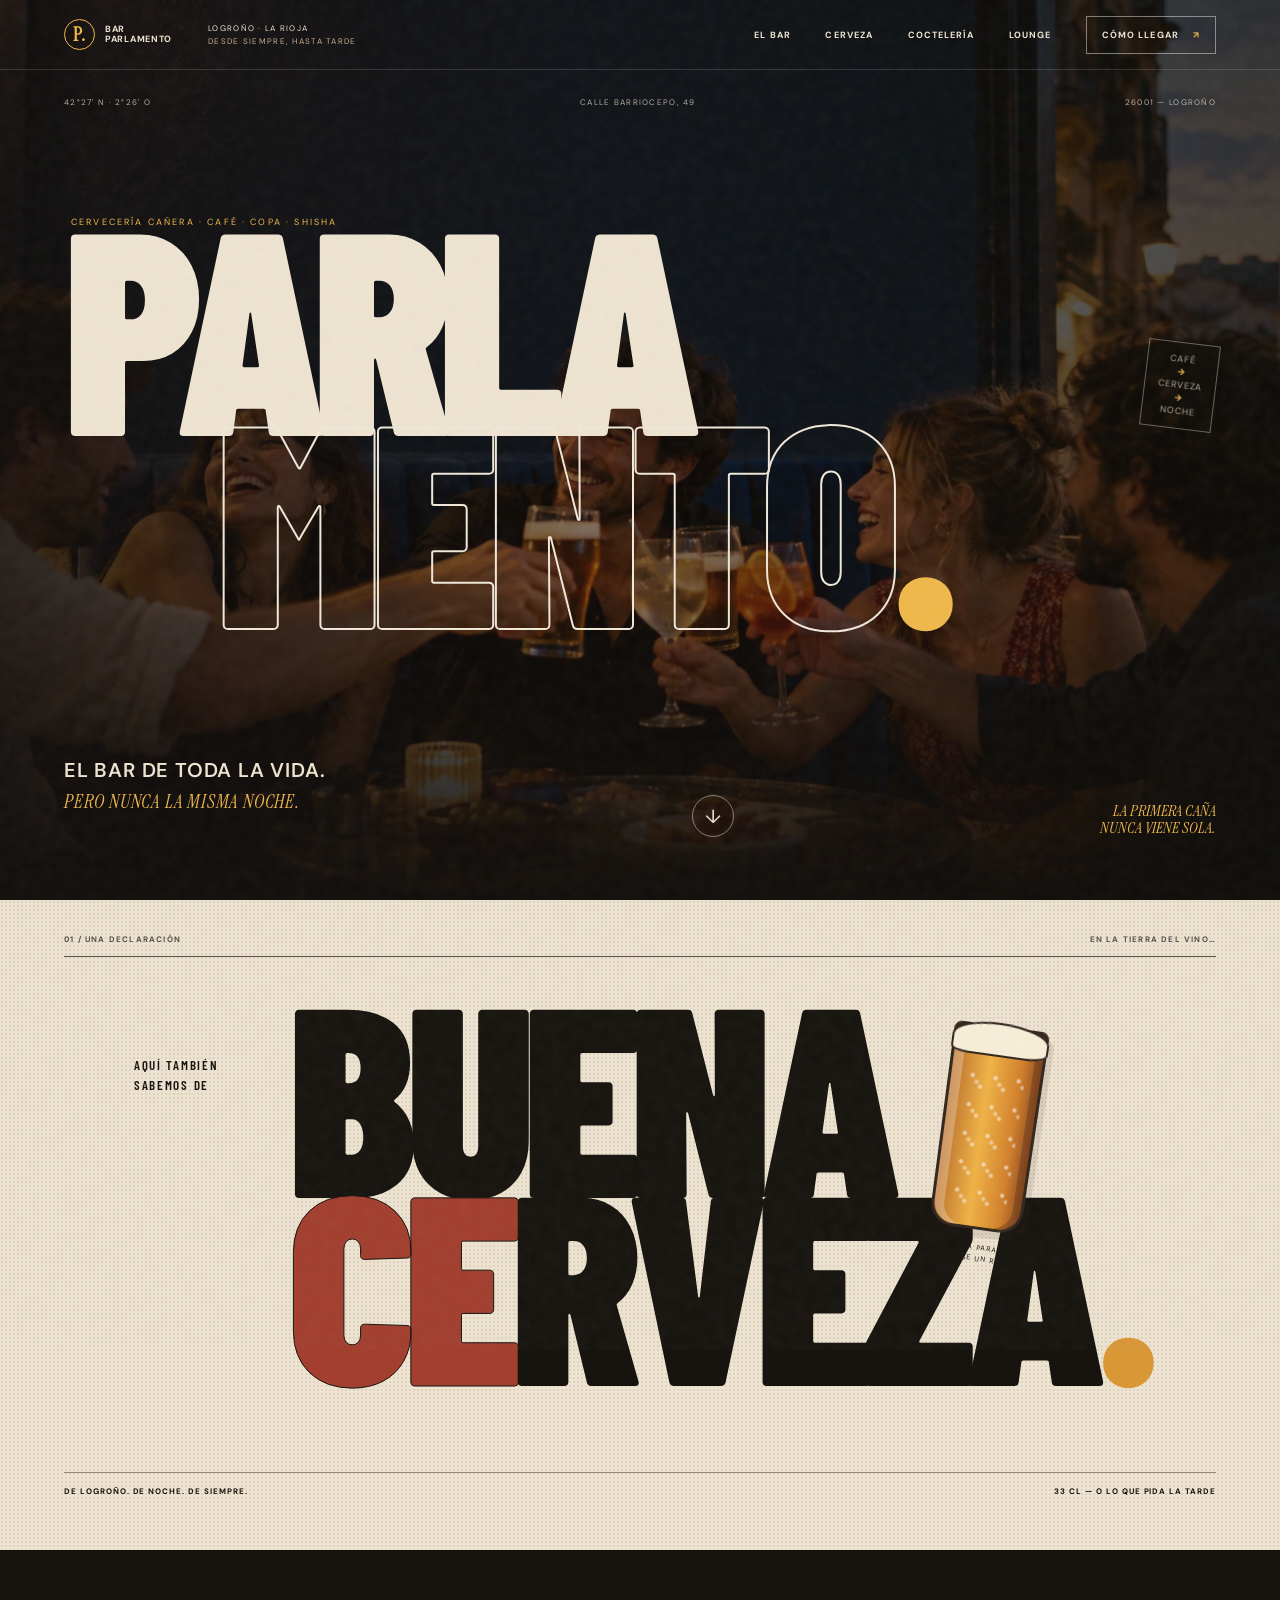
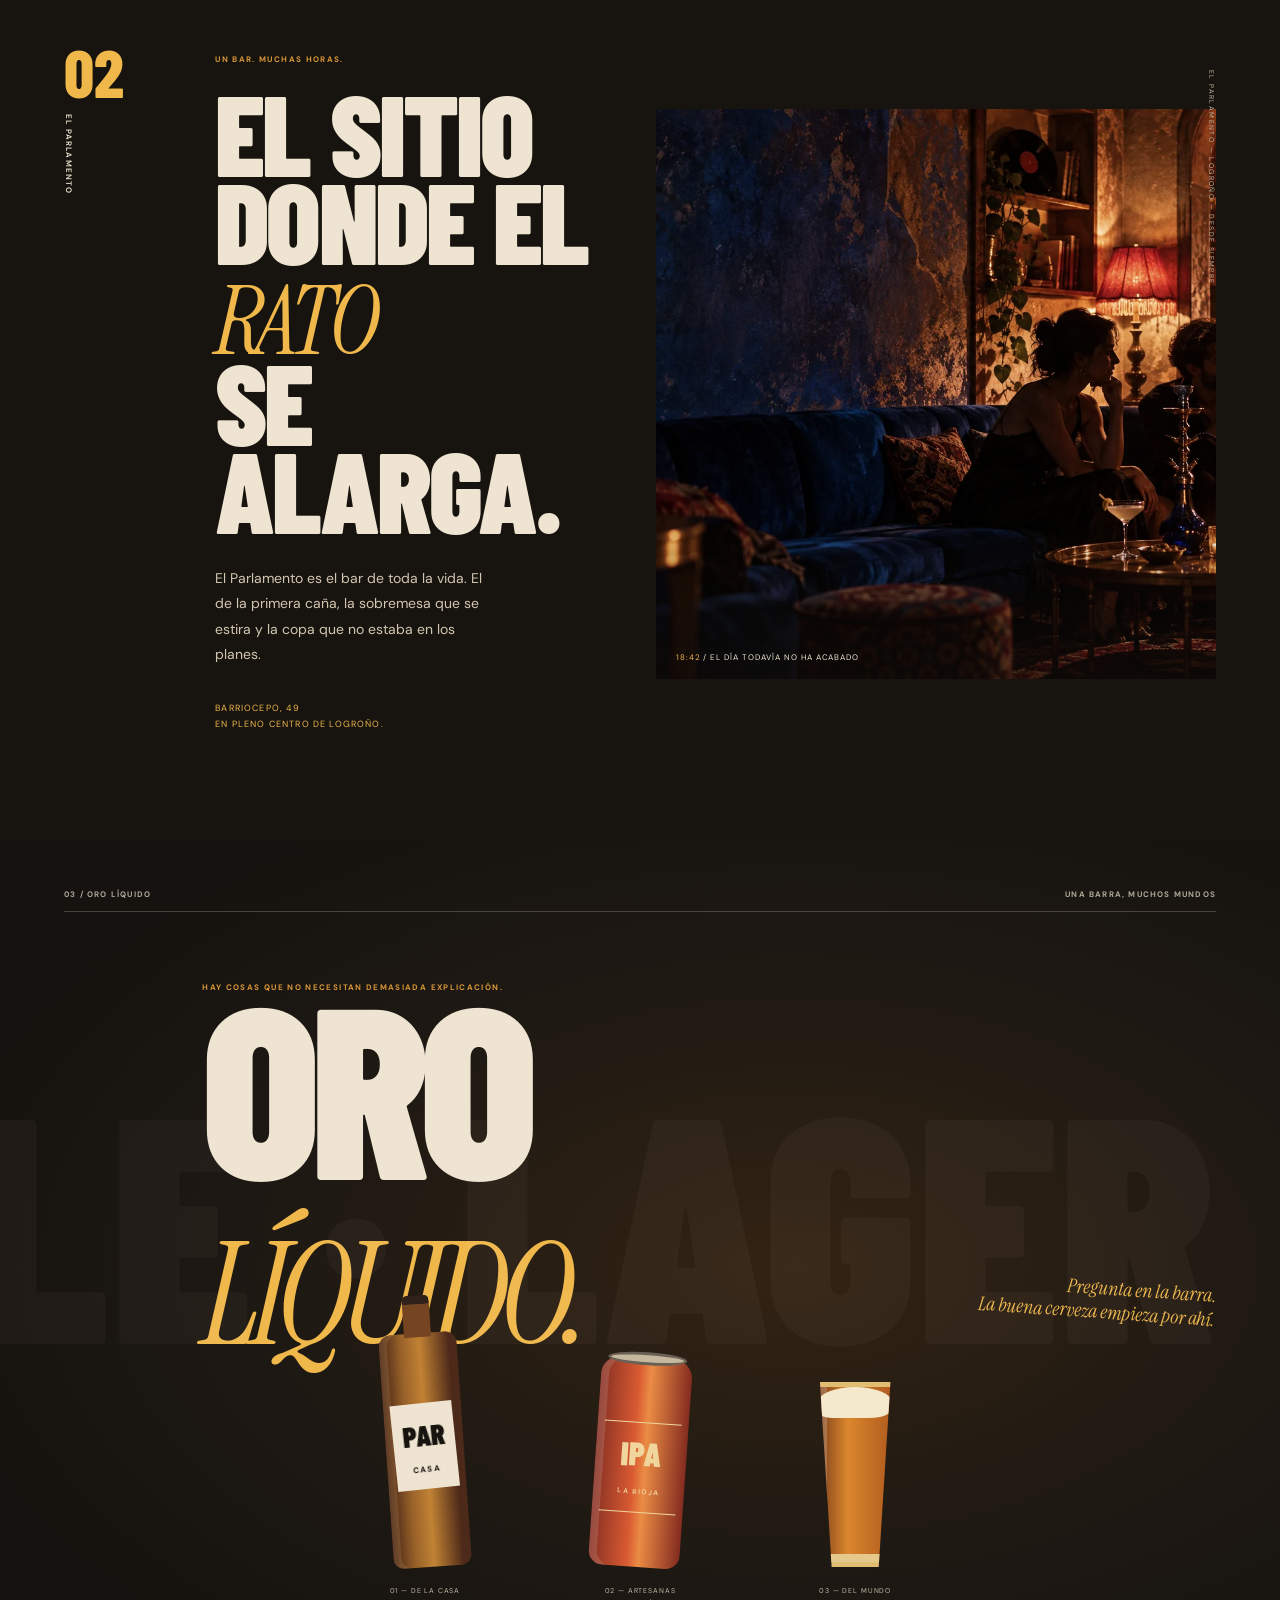
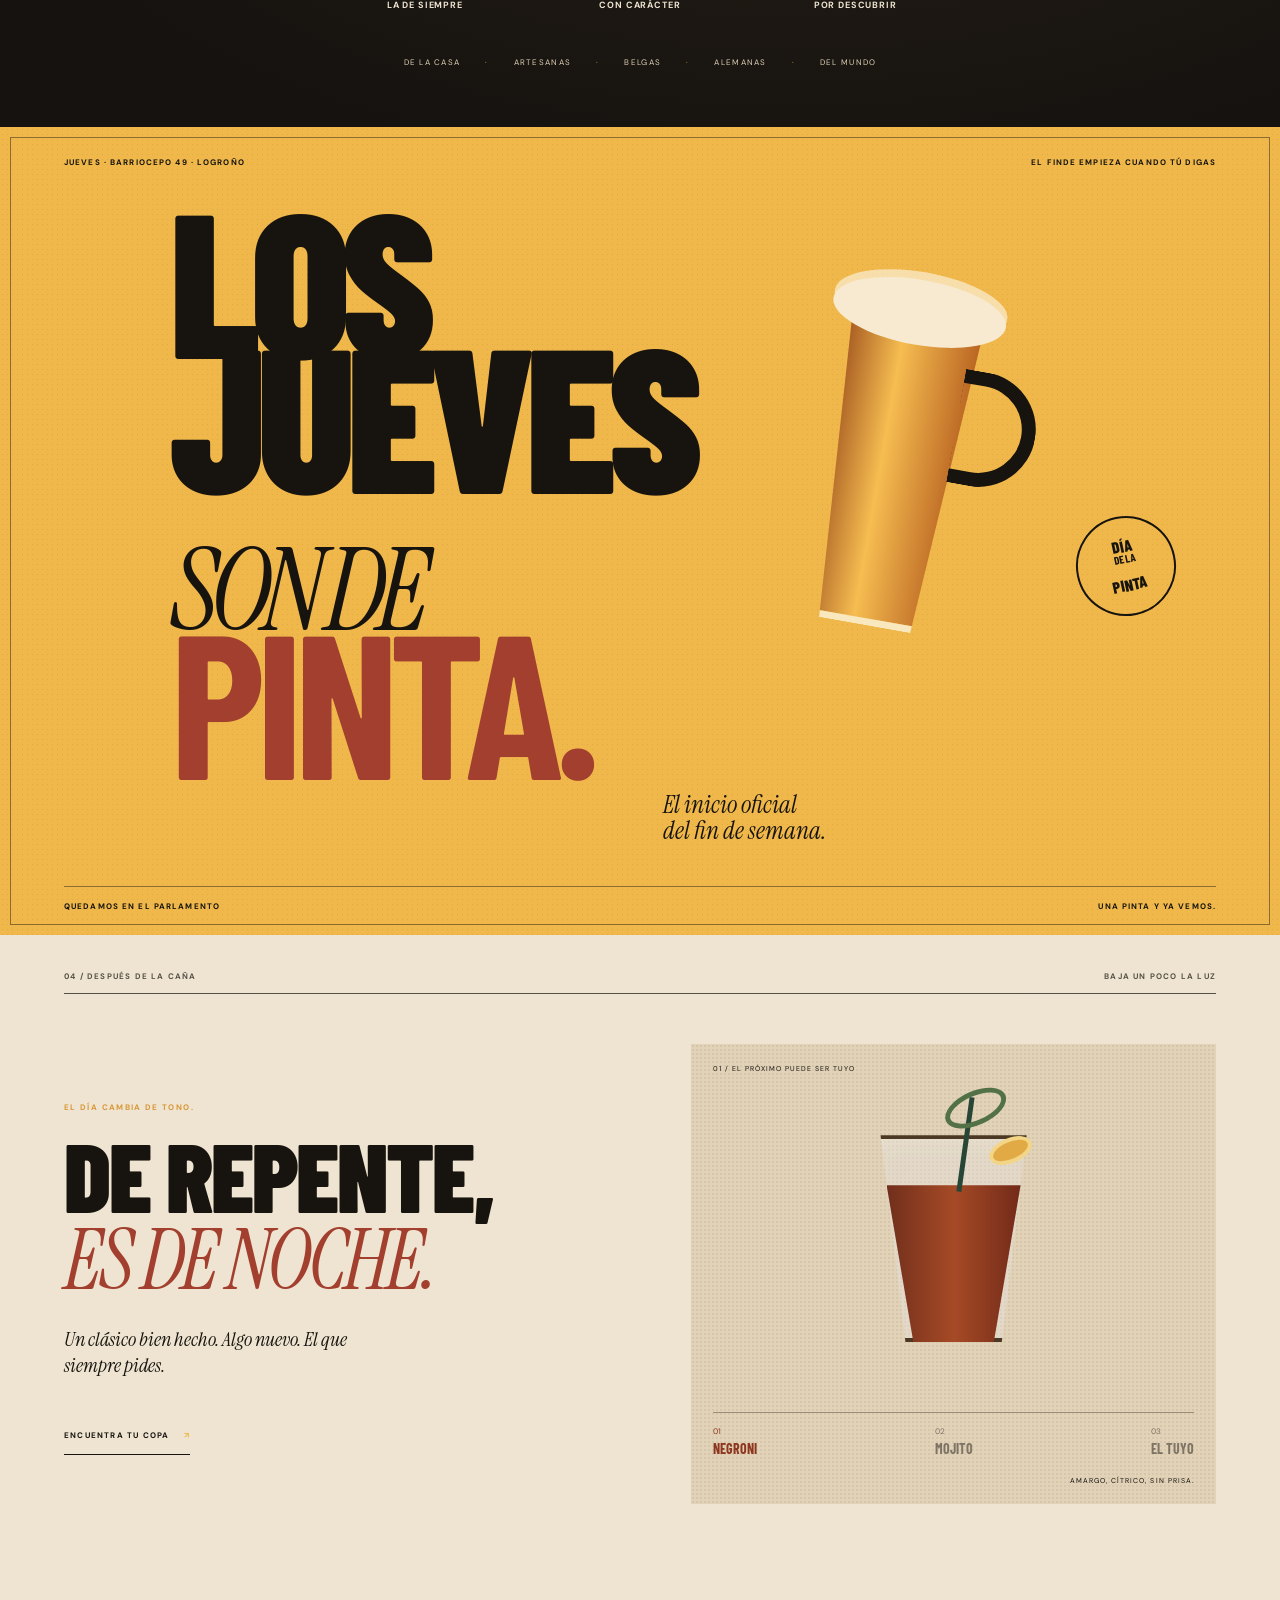
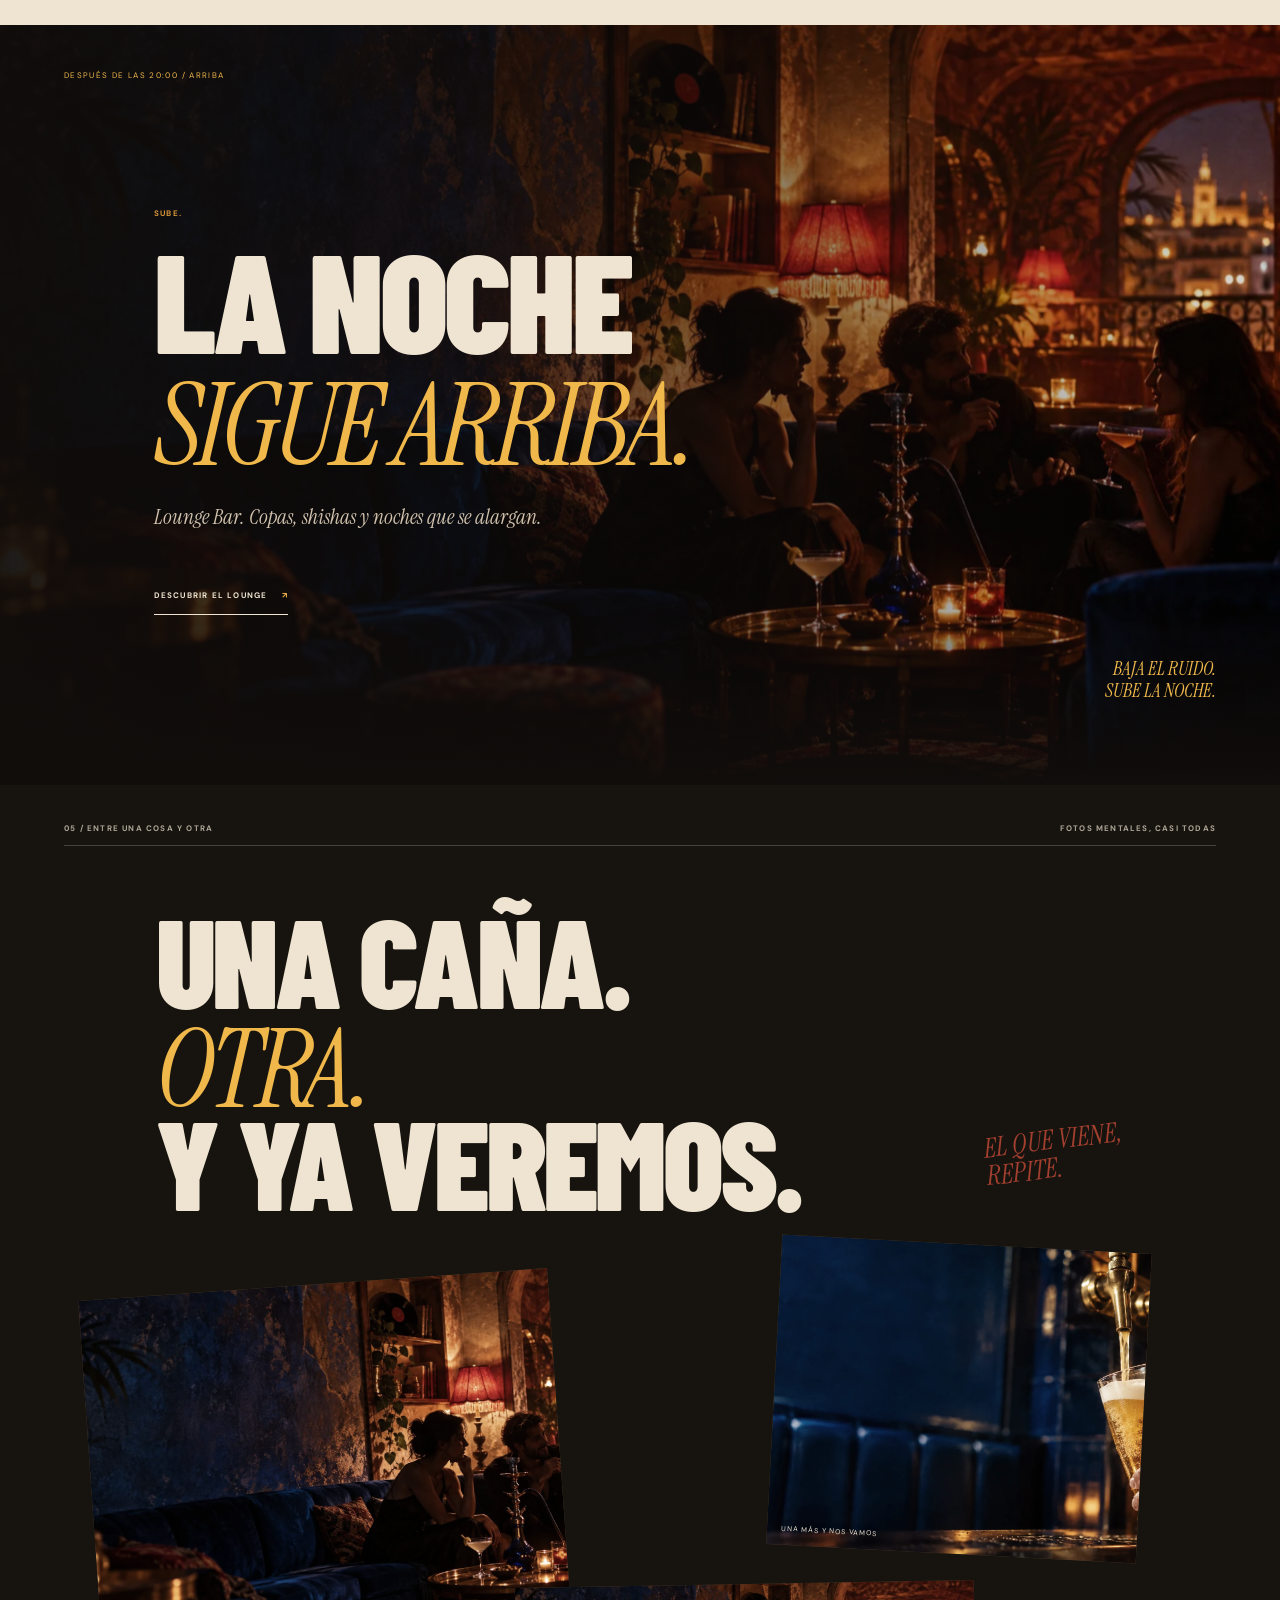
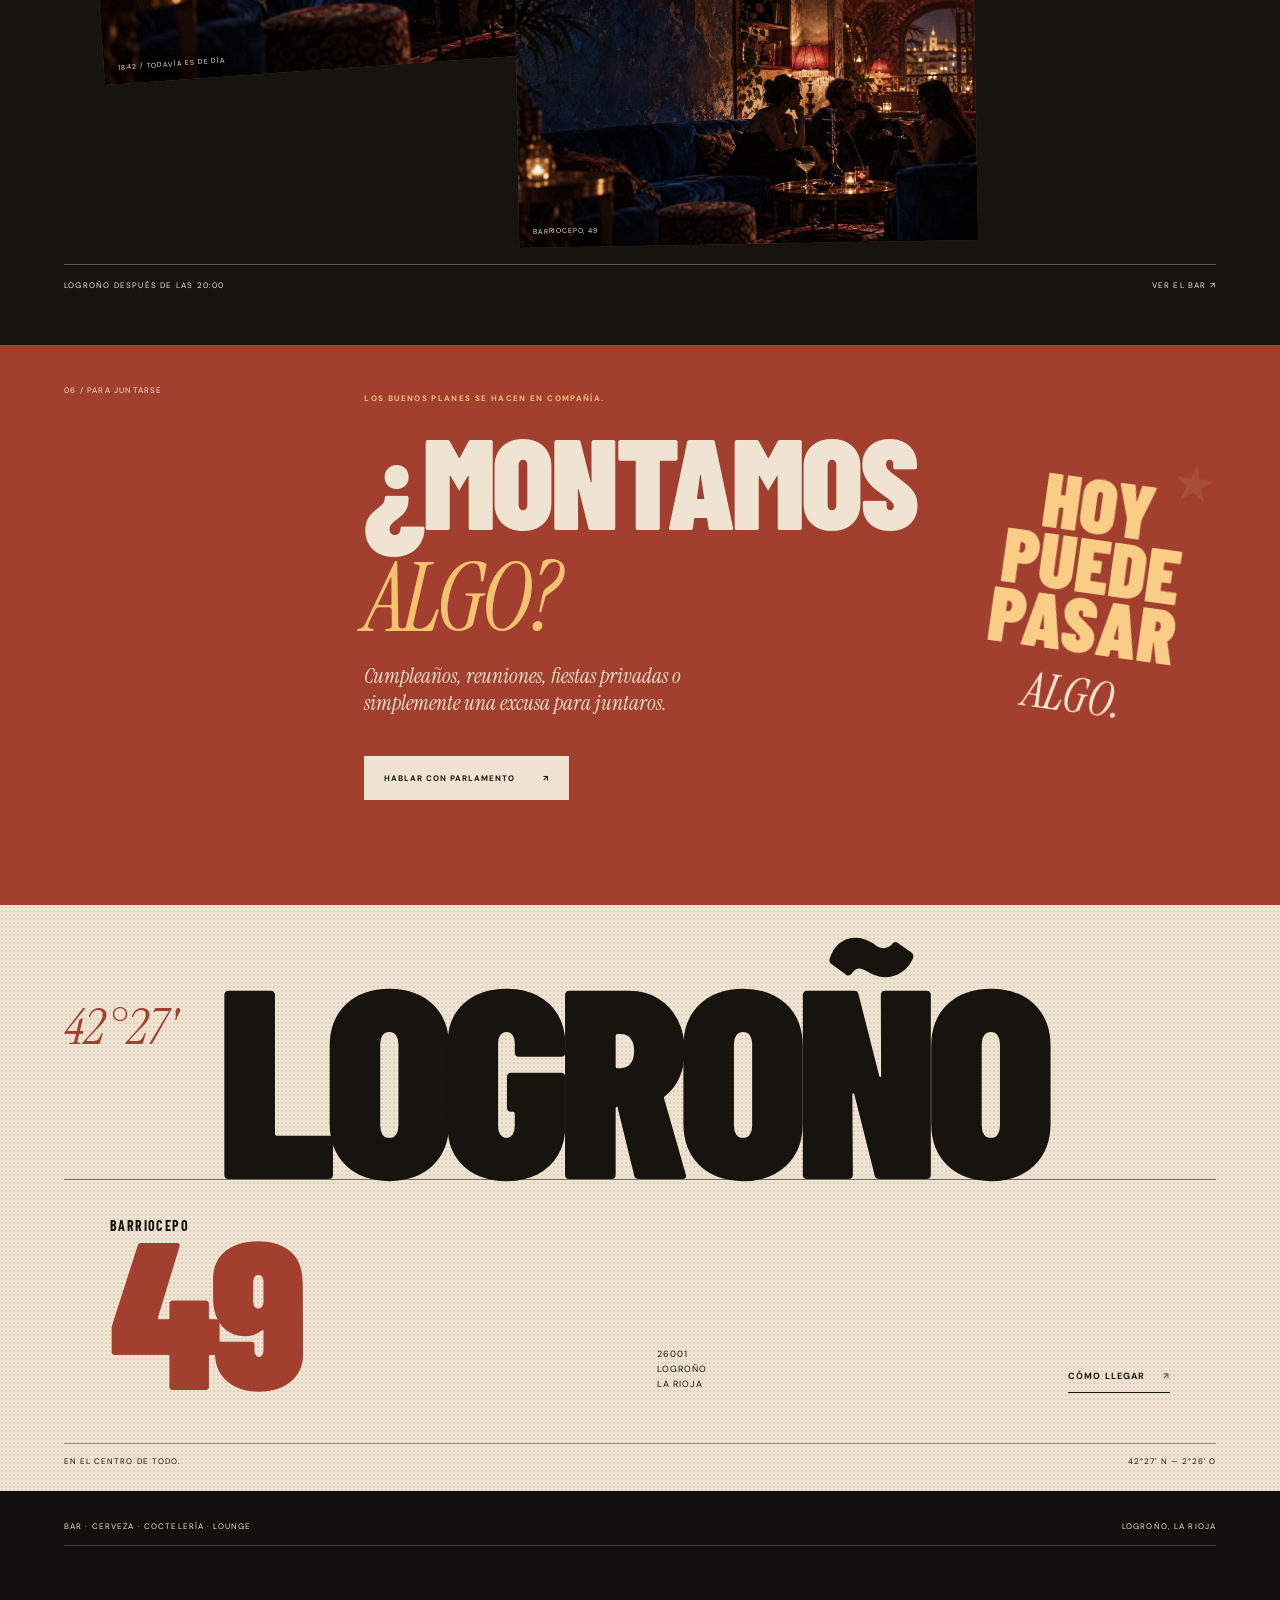
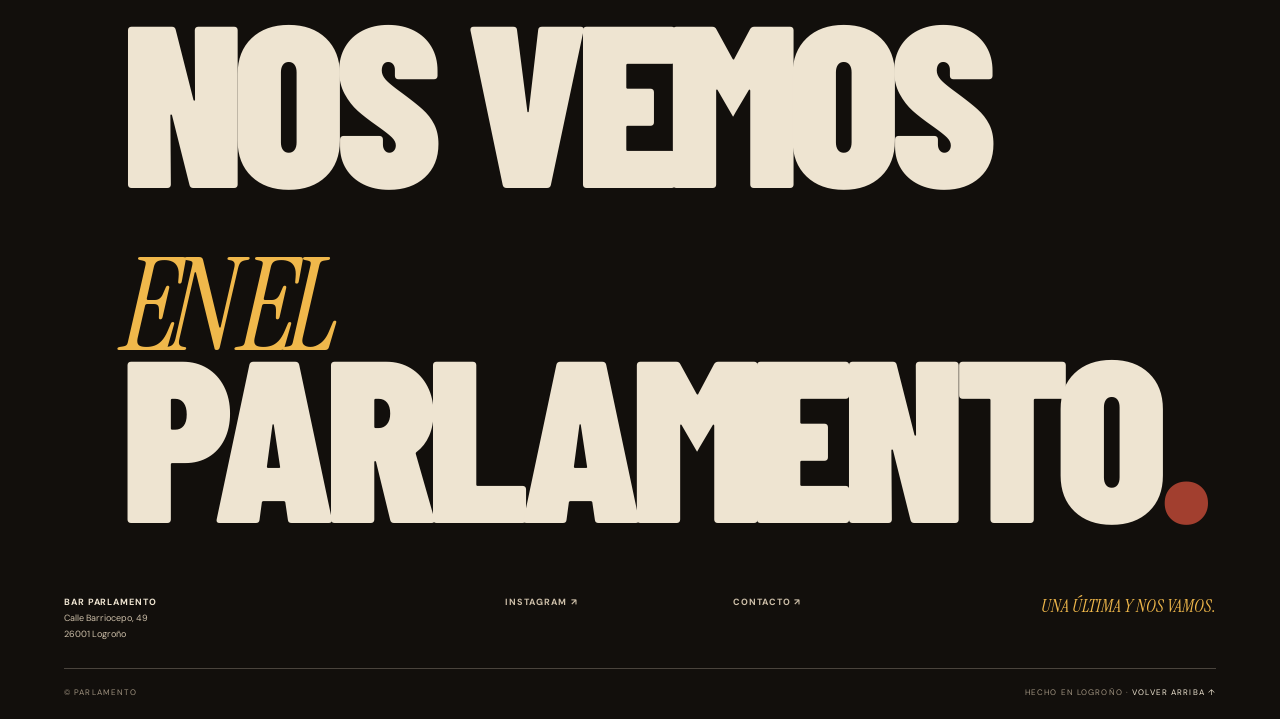
<file: index.html>
<!doctype html>
<html lang="es">
<head>
  <meta charset="UTF-8" />
  <meta name="viewport" content="width=device-width, initial-scale=1" />
  <meta name="theme-color" content="#16130f" />
  <meta name="description" content="Bar Parlamento. Cervecería cañera, de rock & roll, café, copa y shisha. Barriocepo 49, Logroño." />
  <meta property="og:title" content="Bar Parlamento — Logroño" />
  <meta property="og:description" content="El bar de toda la vida. Pero nunca la misma noche." />
  <meta property="og:type" content="website" />
  <meta property="og:image" content="assets/tiradores.webp" />
  <title>Bar Parlamento — Logroño · Café, cerveza y noche</title>
  <link rel="preconnect" href="https://fonts.googleapis.com" />
  <link rel="preconnect" href="https://fonts.gstatic.com" crossorigin />
  <link href="https://fonts.googleapis.com/css2?family=Barlow+Condensed:wght@500;600;700;800;900&family=DM+Sans:wght@400;500;600;700&family=Instrument+Serif:ital@0;1&display=swap" rel="stylesheet" />
  <link rel="stylesheet" href="styles.css" />
</head>
<body>
  <div class="grain" aria-hidden="true"></div>
  <header class="topbar">
    <a class="wordmark" href="#inicio" aria-label="Parlamento, inicio"><span class="mark">P.</span><span>BAR<br />PARLAMENTO</span></a>
    <div class="top-meta">LOGROÑO · LA RIOJA<br /><span>DESDE SIEMPRE, HASTA TARDE</span></div>
    <button class="menu-toggle" aria-expanded="false" aria-controls="main-nav"><span></span><span></span><b>MENÚ</b></button>
    <nav id="main-nav" class="nav" aria-label="Navegación principal">
      <a href="#bar">EL BAR</a><a href="#cerveza">CERVEZA</a><a href="#cocteleria">COCTELERÍA</a><a href="#lounge">LOUNGE</a><a class="nav-cta" href="#llegar">CÓMO LLEGAR <span>↗</span></a>
    </nav>
  </header>

  <main>
    <section class="hero" id="inicio" aria-labelledby="hero-title">
      <img class="hero-photo" src="assets/plaza-azul.webp" alt="Una caña recién servida en la barra cálida del Parlamento" fetchpriority="high" />
      <div class="hero-shade"></div>
      <div class="beer-pour" aria-hidden="true"><svg viewBox="0 0 100 760" preserveAspectRatio="none"><path class="pour-shadow" pathLength="1" d="M52 0 C54 82 45 142 53 217 C61 292 42 353 51 431 C57 501 46 553 51 635"/><path class="pour-highlight" pathLength="1" d="M52 0 C54 82 45 142 53 217 C61 292 42 353 51 431 C57 501 46 553 51 635"/><path class="pour-splash" pathLength="1" d="M51 627 C37 634 28 646 19 659 M51 627 C62 634 73 645 84 657 M51 627 C49 640 50 650 49 666"/></svg></div>
      <div class="hero-topline"><span>42°27' N · 2°26' O</span><span>CALLE BARRIOCEPO, 49</span><span>26001 — LOGROÑO</span></div>
      <p class="hero-kicker">CERVECERÍA CAÑERA · CAFÉ · COPA · SHISHA</p>
      <h1 id="hero-title" class="hero-title"><span>PARLA</span><span class="hero-second">MENTO<span class="hero-period">.</span></span></h1>
      <div class="hero-bottom"><p>EL BAR DE TODA LA VIDA.<br /><em>PERO NUNCA LA MISMA NOCHE.</em></p><a class="round-link" href="#bar" aria-label="Bajar al contenido">↓</a><span class="hero-side">LA PRIMERA CAÑA<br />NUNCA VIENE SOLA.</span></div>
      <div class="hero-stamp" aria-hidden="true">CAFÉ<br /><b>→</b><br />CERVEZA<br /><b>→</b><br />NOCHE</div>
    </section>

    <section class="manifesto paper-section" id="bar">
      <div class="section-label"><span>01 / UNA DECLARACIÓN</span><span>EN LA TIERRA DEL VINO…</span></div>
      <div class="manifesto-content"><p class="manifesto-small">AQUÍ TAMBIÉN<br />SABEMOS DE</p><h2>BUENA<br /><i>CE</i>RVEZA<span>.</span></h2><figure class="beer-cutout"><div class="pint"><div class="foam"></div><div class="bubbles"></div></div><figcaption>HECHA PARA<br />QUEDARSE UN RATO.</figcaption></figure></div>
      <div class="manifesto-foot"><span>DE LOGROÑO. DE NOCHE. DE SIEMPRE.</span><span>33 CL — O LO QUE PIDA LA TARDE</span></div>
    </section>

    <section class="story dark-section">
      <div class="story-index">02<br /><span>EL PARLAMENTO</span></div>
      <div class="story-copy"><p class="eyebrow">UN BAR. MUCHAS HORAS.</p><h2>EL SITIO<br />DONDE EL<br /><i>RATO</i><br />SE ALARGA.</h2><p class="story-text">El Parlamento es el bar de toda la vida. El de la primera caña, la sobremesa que se estira y la copa que no estaba en los planes.</p><p class="address-note">BARRIOCEPO, 49<br />EN PLENO CENTRO DE LOGROÑO.</p></div>
      <figure class="story-photo"><img src="assets/lounge-azul.webp" alt="Luz de tarde y conversaciones alrededor de una cerveza" loading="lazy" /><figcaption><span>18:42</span> / EL DÍA TODAVÍA NO HA ACABADO</figcaption></figure>
      <span class="story-vertical">EL PARLAMENTO — LOGROÑO — DESDE SIEMPRE</span>
    </section>

    <section class="beer-section dark-section" id="cerveza">
      <div class="section-label light-label"><span>03 / ORO LÍQUIDO</span><span>UNA BARRA, MUCHOS MUNDOS</span></div>
      <div class="beer-heading"><p class="eyebrow">HAY COSAS QUE NO NECESITAN DEMASIADA EXPLICACIÓN.</p><h2>ORO<br /><i>LÍQUIDO.</i></h2><span class="beer-bg-type">IPA · ALE · LAGER</span></div>
      <div class="beer-lineup" aria-label="Selección de cervezas"><article class="beer-object beer-one"><div class="bottle"><div class="bottle-neck"></div><div class="bottle-label">PAR<br /><small>CASA</small></div></div><p>01 — DE LA CASA<br /><b>LA DE SIEMPRE</b></p></article><article class="beer-object beer-two"><div class="can"><div class="can-top"></div><div class="can-label">IPA<br /><small>LA RIOJA</small></div></div><p>02 — ARTESANAS<br /><b>CON CARÁCTER</b></p></article><article class="beer-object beer-three"><div class="glass"><div class="glass-head"></div><div class="glass-ale"></div><div class="glass-foot"></div></div><p>03 — DEL MUNDO<br /><b>POR DESCUBRIR</b></p></article></div>
      <div class="beer-categories"><span>DE LA CASA</span><span>ARTESANAS</span><span>BELGAS</span><span>ALEMANAS</span><span>DEL MUNDO</span></div>
      <p class="beer-note">Pregunta en la barra.<br />La buena cerveza empieza por ahí.</p>
    </section>

    <section class="pinta-section">
      <div class="pinta-top"><span>JUEVES · BARRIOCEPO 49 · LOGROÑO</span><span>EL FINDE EMPIEZA CUANDO TÚ DIGAS</span></div>
      <div class="pinta-title"><h2>LOS<br />JUEVES<br /><em>SON DE</em><br /><strong>PINTA.</strong></h2><div class="poster-glass" aria-hidden="true"><div class="poster-foam"></div><div class="poster-beer"></div><div class="poster-handle"></div></div><div class="pinta-seal">DÍA<br /><b>DE LA</b><br />PINTA</div></div>
      <p class="pinta-sub">El inicio oficial<br />del fin de semana.</p><div class="pinta-bottom"><span>QUEDAMOS EN EL PARLAMENTO</span><span>UNA PINTA Y YA VEMOS.</span></div>
    </section>

    <section class="cocktail-section" id="cocteleria">
      <div class="section-label"><span>04 / DESPUÉS DE LA CAÑA</span><span>BAJA UN POCO LA LUZ</span></div>
      <div class="cocktail-layout"><div class="cocktail-copy"><p class="eyebrow">EL DÍA CAMBIA DE TONO.</p><h2>DE REPENTE,<br /><i>ES DE NOCHE.</i></h2><p>Un clásico bien hecho. Algo nuevo. El que siempre pides.</p><a class="text-link" href="#contacto">ENCUENTRA TU COPA <span>↗</span></a></div><div class="cocktail-stage"><div class="drink"><span class="drink-pick"></span><span class="drink-glass"></span><span class="drink-liquid"></span><span class="drink-citrus"></span></div><span class="cocktail-caption">01 / EL PRÓXIMO PUEDE SER TUYO</span><div class="cocktail-controls"><button class="drink-choice active" data-drink="NEGRONI" data-note="AMARGO, CÍTRICO, SIN PRISA.">01 <span>NEGRONI</span></button><button class="drink-choice" data-drink="MOJITO" data-note="FRESCO. Y QUE SIGA LA NOCHE.">02 <span>MOJITO</span></button><button class="drink-choice" data-drink="TU CLÁSICO" data-note="PREGUNTA EN LA BARRA.">03 <span>EL TUYO</span></button></div><p class="drink-note">AMARGO, CÍTRICO, SIN PRISA.</p></div></div>
    </section>

    <section class="lounge-section" id="lounge">
      <img src="assets/lounge-azul.webp" alt="La barra se enciende cuando llega la noche" loading="lazy" />
      <div class="lounge-overlay"></div><div class="lounge-kicker">DESPUÉS DE LAS 20:00 / ARRIBA</div><div class="lounge-copy"><p class="eyebrow">SUBE.</p><h2>LA NOCHE<br /><i>SIGUE ARRIBA.</i></h2><p>Lounge Bar. Copas, shishas y noches que se alargan.</p><a href="#contacto" class="text-link">DESCUBRIR EL LOUNGE <span>↗</span></a></div><div class="lounge-side">BAJA EL RUIDO.<br />SUBE LA NOCHE.</div>
    </section>

    <section class="gallery-section dark-section">
      <div class="section-label light-label"><span>05 / ENTRE UNA COSA Y OTRA</span><span>FOTOS MENTALES, CASI TODAS</span></div><div class="gallery-heading"><h2>UNA CAÑA.<br /><i>OTRA.</i><br />Y YA VEREMOS.</h2><p>EL QUE VIENE,<br />REPITE.</p></div>
      <div class="gallery-wall"><figure class="gallery-shot shot-a"><img src="assets/lounge-azul.webp" alt="La barra del Parlamento al caer la tarde" loading="lazy" /><figcaption>18:42 / TODAVÍA ES DE DÍA</figcaption></figure><figure class="gallery-shot shot-b"><img src="assets/tiradores.webp" alt="Cerveza servida en un ambiente cálido" loading="lazy" /><figcaption>UNA MÁS Y NOS VAMOS</figcaption></figure><figure class="gallery-shot shot-c"><img src="assets/lounge-azul.webp" alt="Amigos y conversaciones en la cervecería" loading="lazy" /><figcaption>BARRIOCEPO, 49</figcaption></figure></div>
      <div class="gallery-footer"><span>LOGROÑO DESPUÉS DE LAS 20:00</span><span>VER EL BAR ↗</span></div>
    </section>

    <section class="events-section" id="contacto">
      <div class="events-index">06 / PARA JUNTARSE</div><div class="events-copy"><p class="eyebrow">LOS BUENOS PLANES SE HACEN EN COMPAÑÍA.</p><h2>¿MONTAMOS<br /><i>ALGO?</i></h2><p>Cumpleaños, reuniones, fiestas privadas o simplemente una excusa para juntaros.</p><a class="button-link" href="mailto:hola@barparlamento.com?subject=Un%20plan%20en%20Parlamento">HABLAR CON PARLAMENTO <span>↗</span></a></div><div class="events-art" aria-hidden="true"><span>HOY<br />PUEDE<br />PASAR<br /><i>ALGO.</i></span><b>★</b></div>
    </section>

    <section class="location-section" id="llegar"><div class="location-title"><span>42°27'</span><h2>LOGROÑO</h2></div><div class="location-address"><p>BARRIOCEPO<br /><b>49</b></p><span>26001<br />LOGROÑO<br />LA RIOJA</span><a href="https://maps.google.com/?q=Bar+Parlamento+Logro%C3%B1o" target="_blank" rel="noreferrer">CÓMO LLEGAR <b>↗</b></a></div><div class="location-bottom"><span>EN EL CENTRO DE TODO.</span><span>42°27' N — 2°26' O</span></div></section>
  </main>

  <footer class="footer"><div class="footer-top"><span>BAR · CERVEZA · COCTELERÍA · LOUNGE</span><span>LOGROÑO, LA RIOJA</span></div><h2>NOS VEMOS<br /><i>EN EL</i><br />PARLAMENTO<span>.</span></h2><div class="footer-info"><div><b>BAR PARLAMENTO</b><br />Calle Barriocepo, 49<br />26001 Logroño</div><a href="https://www.instagram.com/" target="_blank" rel="noreferrer">INSTAGRAM ↗</a><a href="mailto:hola@barparlamento.com">CONTACTO ↗</a><div class="footer-signoff">UNA ÚLTIMA Y NOS VAMOS.</div></div><div class="footer-base"><span>© PARLAMENTO</span><span>HECHO EN LOGROÑO · <a href="#inicio">VOLVER ARRIBA ↑</a></span></div></footer>
  <script src="script.js"></script>
</body>
</html>
</file>
<file: styles.css>
:root{--ink:#17140f;--ink2:#211b15;--paper:#eee4d1;--paper2:#e4d6bd;--amber:#d99736;--gold:#f0b84b;--red:#a23f2f;--muted:#a89c89;--display:'Barlow Condensed',Impact,sans-serif;--body:'DM Sans',Arial,sans-serif;--serif:'Instrument Serif',Georgia,serif;--gutter:clamp(22px,5vw,84px)}
*{box-sizing:border-box}html{scroll-behavior:smooth;scroll-padding-top:74px}body{margin:0;background:var(--ink);color:var(--paper);font-family:var(--body);font-size:14px;overflow-x:hidden}a{color:inherit;text-decoration:none}button{font:inherit;color:inherit}.grain{pointer-events:none;position:fixed;inset:-50%;z-index:20;opacity:.085;background-image:url("data:image/svg+xml,%3Csvg viewBox='0 0 180 180' xmlns='http://www.w3.org/2000/svg'%3E%3Cfilter id='n'%3E%3CfeTurbulence type='fractalNoise' baseFrequency='.86' numOctaves='3' stitchTiles='stitch'/%3E%3C/filter%3E%3Crect width='100%25' height='100%25' filter='url(%23n)' opacity='.5'/%3E%3C/svg%3E");animation:grain .25s steps(2) infinite}@keyframes grain{0%{transform:translate(0,0)}50%{transform:translate(1%,1%)}100%{transform:translate(-1%,.5%)}}
.topbar{height:70px;padding:0 var(--gutter);position:absolute;inset:0 0 auto;z-index:25;display:flex;align-items:center;gap:36px;border-bottom:1px solid #ffffff26}.wordmark{display:flex;align-items:center;gap:10px;font-size:9px;line-height:1.1;letter-spacing:.08em;font-weight:700}.mark{display:grid;place-items:center;width:31px;height:31px;border:1px solid var(--gold);border-radius:50%;color:var(--gold);font:700 19px var(--serif)}.top-meta{font-size:8px;line-height:1.55;letter-spacing:.16em;color:var(--paper)}.top-meta span{color:#c8af89}.nav{display:flex;align-items:center;gap:clamp(16px,2.7vw,46px);margin-left:auto;font-size:9px;font-weight:700;letter-spacing:.12em}.nav a{position:relative}.nav a:not(.nav-cta):after{content:'';height:1px;position:absolute;bottom:-6px;left:0;width:0;background:var(--gold);transition:width .25s}.nav a:hover:after{width:100%}.nav-cta{padding:12px 15px;border:1px solid #ffffff70}.nav-cta span,.text-link span{color:var(--gold);padding-left:11px}.menu-toggle{display:none}
.hero{min-height:730px;height:100svh;max-height:1080px;position:relative;isolation:isolate;overflow:hidden;background:#201810}.hero-photo,.lounge-section>img{position:absolute;inset:0;width:100%;height:100%;object-fit:cover;object-position:center 57%;z-index:-2;animation:heroReveal 1.6s cubic-bezier(.2,.7,.1,1) both;transform:scale(1.025)}@keyframes heroReveal{from{transform:scale(1.13);filter:brightness(.65)}to{transform:scale(1.025);filter:brightness(1)}}.hero-shade{position:absolute;inset:0;z-index:-1;background:linear-gradient(90deg,#120f0ddd 0%,#130f0c83 46%,#100e0ab8 100%),linear-gradient(0deg,#110e0b 0%,transparent 35%,#110e0b52 100%)}.hero-topline{position:absolute;top:97px;left:var(--gutter);right:var(--gutter);display:flex;justify-content:space-between;font-size:8px;letter-spacing:.16em;color:#f2e6d2b8}.hero-kicker{position:absolute;left:calc(var(--gutter) + 7px);top:23%;font-size:9px;letter-spacing:.24em;color:var(--gold);animation:rise .8s .3s both}.hero-title{position:absolute;left:var(--gutter);top:25%;margin:0;font:900 clamp(130px,22.5vw,345px)/.67 var(--display);letter-spacing:-.055em;color:var(--paper);text-shadow:0 8px 50px #0005;animation:rise 1s .25s both}.hero-title>span{display:block}.hero-second{margin-left:clamp(36px,12vw,188px);color:transparent;-webkit-text-stroke:1px #f0e8d9d9}.hero-period{color:var(--gold);-webkit-text-stroke:0}.hero-bottom{position:absolute;bottom:clamp(38px,7vh,84px);left:var(--gutter);right:var(--gutter);display:flex;align-items:flex-end;justify-content:space-between}.hero-bottom p{font-size:clamp(14px,1.6vw,20px);letter-spacing:.04em;line-height:1.55;font-weight:600}.hero-bottom em{font:italic 19px var(--serif);color:var(--gold)}.round-link{width:42px;height:42px;border:1px solid #e9e0cf80;border-radius:50%;display:grid;place-items:center;font-size:19px;transition:.25s}.round-link:hover{background:var(--gold);color:var(--ink);transform:translateY(4px)}.hero-side{font:italic 16px/1.1 var(--serif);text-align:right;color:#f0b84b}.hero-stamp{position:absolute;right:var(--gutter);top:38%;font-size:9px;line-height:1.45;letter-spacing:.1em;color:#e9e0cfb7;text-align:center;border:1px solid #e9e0cf65;padding:10px 13px;transform:rotate(7deg)}.hero-stamp b{color:var(--gold)}@keyframes rise{from{opacity:0;transform:translateY(24px)}to{opacity:1;transform:translateY(0)}}
.paper-section{color:var(--ink);background:var(--paper)}.manifesto{padding:34px var(--gutter) 27px;min-height:650px;position:relative;overflow:hidden;background-image:radial-gradient(#5d46351c .8px,transparent .8px);background-size:4px 4px}.section-label{display:flex;justify-content:space-between;border-bottom:1px solid currentColor;padding:0 0 12px;font-size:8px;font-weight:700;letter-spacing:.15em;opacity:.7}.manifesto-content{position:relative;max-width:1100px;margin:40px auto 45px;min-height:430px}.manifesto-small{position:absolute;top:46px;left:4%;font:600 13px/1.5 var(--display);letter-spacing:.13em}.manifesto h2{margin:0 0 0 18%;font:900 clamp(100px,21vw,280px)/.7 var(--display);letter-spacing:-.045em}.manifesto h2 i{font-style:normal;color:var(--red);-webkit-text-stroke:1px var(--ink)}.manifesto h2 span{color:var(--amber)}.beer-cutout{position:absolute;width:145px;right:12%;top:30px;margin:0;transform:rotate(8deg)}.beer-cutout figcaption{font-size:7px;letter-spacing:.15em;line-height:1.6;text-align:center;margin-top:10px}.pint{width:94px;height:205px;margin:auto;position:relative;border:3px solid #32271c;border-top-width:5px;border-radius:8px 8px 24px 24px;transform:perspective(280px) rotateX(-3deg);background:linear-gradient(90deg,#bb702b,#f0b346 42%,#d2802b 78%,#8e4c20);box-shadow:inset 10px 0 #fff4,inset -8px 0 #5c301866,6px 8px 0 #3123181a}.foam{position:absolute;top:-8px;left:-4px;right:-4px;height:33px;border-radius:48% 52% 23% 18%;background:#f7eed8;border:2px solid #33271d}.bubbles{position:absolute;inset:38px 15px 15px;background:radial-gradient(circle at 27% 27%,#fff9 1px,transparent 3px),radial-gradient(circle at 65% 63%,#fff8 1px,transparent 3px),radial-gradient(circle at 47% 48%,#fff7 1px,transparent 3px);background-size:23px 29px}.manifesto-foot{display:flex;justify-content:space-between;border-top:1px solid #17140f70;padding-top:13px;font-size:8px;font-weight:700;letter-spacing:.12em}
.dark-section{background:var(--ink);color:var(--paper)}.story{min-height:760px;padding:96px var(--gutter) 100px;display:grid;grid-template-columns:100px minmax(270px,.82fr) 1.18fr;gap:clamp(22px,4vw,74px);position:relative;overflow:hidden}.story-index{font:800 66px/.8 var(--display);color:var(--gold)}.story-index span{display:block;margin-top:15px;font:600 8px var(--body);letter-spacing:.15em;writing-mode:vertical-rl;color:var(--paper)}.eyebrow{font-size:8px;letter-spacing:.17em;font-weight:700;color:var(--amber)}.story-copy h2,.cocktail-copy h2,.lounge-copy h2,.events-copy h2{font:900 clamp(61px,8.8vw,130px)/.78 var(--display);letter-spacing:-.025em;margin:25px 0 32px}.story-copy h2 i,.cocktail-copy h2 i,.lounge-copy h2 i,.events-copy h2 i{font:italic clamp(53px,7.4vw,110px)/.8 var(--serif);letter-spacing:-.04em;color:var(--gold)}.story-text{font-size:14px;line-height:1.8;max-width:280px;color:#d3c6b1}.address-note{margin-top:33px;color:var(--gold);font-size:9px;letter-spacing:.13em;line-height:1.8}.story-photo{position:relative;align-self:center;margin:0;height:570px;overflow:hidden}.story-photo:after{content:'';position:absolute;inset:0;background:linear-gradient(0deg,#130f0c87,transparent 30%)}.story-photo img{width:100%;height:100%;object-fit:cover;object-position:37% 50%;filter:saturate(.83);transition:transform .8s}.story-photo:hover img,.gallery-shot:hover img{transform:scale(1.04)}.story-photo figcaption{position:absolute;z-index:1;bottom:17px;left:20px;font-size:8px;letter-spacing:.12em}.story-photo figcaption span{color:var(--gold)}.story-vertical{position:absolute;right:var(--gutter);top:120px;writing-mode:vertical-rl;font-size:7px;letter-spacing:.2em;color:#bfb09a}
.beer-section{padding:48px var(--gutter) 60px;min-height:810px;position:relative;overflow:hidden;background:radial-gradient(ellipse at 62% 48%,#332313 0%,#1e1913 45%,#15120f 80%)}.light-label{border-color:#eee4d152}.beer-heading{position:relative;margin:70px 0 0 12%;z-index:1}.beer-heading h2{font:900 clamp(100px,19vw,250px)/.67 var(--display);letter-spacing:-.04em;margin:10px 0}.beer-heading h2 i{font:italic clamp(65px,11vw,160px)/.8 var(--serif);color:var(--gold)}.beer-bg-type{position:absolute;font:900 clamp(120px,25vw,370px)/1 var(--display);color:#e9e0cf09;right:0;top:20%;white-space:nowrap}.beer-lineup{display:flex;align-items:end;justify-content:center;gap:clamp(26px,9vw,155px);position:relative;margin-top:-30px;z-index:2}.beer-object{min-width:100px;text-align:center}.beer-object p{font-size:7px;line-height:1.8;letter-spacing:.12em;color:#c4b9a8;margin:18px -20px}.beer-object p b{font-size:9px;color:var(--paper)}.bottle{width:78px;height:234px;position:relative;margin:auto;border-radius:12px 12px 10px 10px;background:linear-gradient(90deg,#452417,#986129 28%,#c18234 52%,#4d2919 90%);box-shadow:inset 8px 0 #f9d08225;transform:rotate(-4deg)}.bottle-neck{position:absolute;top:-38px;left:26px;width:27px;height:42px;background:#754522;border-radius:5px 5px 0 0;border-top:9px solid #30221a}.bottle-label{position:absolute;inset:70px 8px auto;height:86px;padding-top:19px;background:var(--paper);color:var(--ink);font:900 29px/.9 var(--display);transform:rotate(-2deg)}.bottle-label small{font:700 8px var(--body);letter-spacing:.15em}.can{width:91px;height:209px;border-radius:18px 18px 14px 14px;position:relative;margin:auto;background:linear-gradient(90deg,#852f23,#d95a32 42%,#eb8c45 55%,#832b20 100%);box-shadow:inset 8px 0 #fff2;transform:rotate(4deg)}.can-top{position:absolute;left:6px;right:6px;top:-6px;height:13px;border-radius:50%;background:#c5b89f;border:3px solid #6a6053}.can-label{position:absolute;top:64px;left:7px;right:7px;padding:16px 0;color:#f0d59d;border-block:1px solid #f0d59d;font:900 33px/.85 var(--display)}.can-label small{font:600 7px var(--body);letter-spacing:.2em}.glass{width:84px;height:185px;margin:0 auto;position:relative;clip-path:polygon(8% 0,92% 0,78% 100%,22% 100%);border:5px solid #e0bd70;background:linear-gradient(90deg,#7c3f1b,#da872d 40%,#b05a1e 100%);box-shadow:inset 9px 0 #fff3}.glass-head{position:absolute;top:0;height:31px;width:100%;background:#f4e8cd;border-radius:50% 50% 30% 20%}.glass-foot{position:absolute;bottom:0;width:100%;height:8px;background:#e5c88b}.beer-categories{display:flex;justify-content:center;gap:25px;margin-top:25px;font-size:8px;letter-spacing:.16em;color:#dfcfb5}.beer-categories span+span:before{content:'·';color:var(--gold);margin-right:25px}.beer-note{position:absolute;right:var(--gutter);top:47%;font:italic 19px/1.25 var(--serif);color:var(--gold);text-align:right;transform:rotate(4deg)}
.pinta-section{color:var(--ink);background:var(--gold);padding:30px var(--gutter) 24px;min-height:670px;overflow:hidden;position:relative;background-image:radial-gradient(#472c1919 .8px,transparent .8px);background-size:5px 5px}.pinta-section:before{content:'';position:absolute;inset:10px;border:1px solid #20170f7a;pointer-events:none}.pinta-top,.pinta-bottom{display:flex;justify-content:space-between;font-size:8px;font-weight:700;letter-spacing:.14em;position:relative;z-index:2}.pinta-title{position:relative;width:min(940px,88%);margin:43px auto 0}.pinta-title h2{font:900 clamp(88px,16vw,220px)/.66 var(--display);letter-spacing:-.045em;margin:0;position:relative;z-index:2}.pinta-title h2 em{font:italic clamp(52px,9vw,130px)/.7 var(--serif);font-weight:400}.pinta-title h2 strong{color:var(--red)}.poster-glass{position:absolute;z-index:1;right:12%;top:3%;height:400px;width:220px;transform:rotate(10deg)}.poster-beer{position:absolute;bottom:0;left:40px;right:15px;height:330px;clip-path:polygon(9% 0,91% 0,78% 100%,22% 100%);background:linear-gradient(90deg,#9d4f1c,#f6bd51 42%,#b35b1d);border:7px solid #f9e8bd}.poster-foam{position:absolute;z-index:1;left:35px;right:10px;top:50px;height:65px;border-radius:50%;background:#f7ead0;box-shadow:0 -8px 0 #fff8}.poster-handle{position:absolute;right:-38px;top:130px;width:80px;height:115px;border:14px solid var(--ink);border-left:0;border-radius:0 60px 60px 0}.pinta-seal{position:absolute;right:-7%;top:55%;z-index:3;border:2px solid var(--ink);border-radius:50%;width:100px;height:100px;display:grid;align-content:center;text-align:center;transform:rotate(-12deg);font:800 16px/.9 var(--display)}.pinta-seal b{font-size:11px}.pinta-sub{position:relative;z-index:2;margin:26px 0 42px 52%;font:italic 25px/1.05 var(--serif)}.pinta-bottom{border-top:1px solid #1b160f77;padding-top:14px}
.cocktail-section{min-height:690px;background:var(--paper);color:var(--ink);padding:36px var(--gutter) 80px;position:relative}.cocktail-layout{display:grid;grid-template-columns:1fr 1fr;gap:8vw;align-items:center;max-width:1250px;margin:50px auto 0}.cocktail-copy h2{font-size:clamp(54px,7.6vw,108px)}.cocktail-copy h2 i{color:var(--red);font-size:clamp(48px,6.5vw,94px)}.cocktail-copy>p:not(.eyebrow){font:italic 20px var(--serif);max-width:340px}.text-link{display:inline-block;border-bottom:1px solid currentColor;padding:14px 0;font-size:8px;letter-spacing:.15em;font-weight:700;margin-top:18px}.cocktail-stage{min-height:460px;position:relative;background:#e1d2b8;display:grid;place-items:center;background-image:radial-gradient(#412f1c13 .8px,transparent .8px);background-size:4px 4px}.drink{position:absolute;top:53px;left:50%;width:190px;height:245px;transform:translateX(-50%);transition:filter .35s}.drink-glass{position:absolute;inset:38px 12px 0;clip-path:polygon(6% 0,94% 0,79% 100%,21% 100%);background:#ffffff52;border:4px solid #4b3925;filter:drop-shadow(10px 14px 12px #2c1e1830)}.drink-liquid{position:absolute;left:28px;right:28px;bottom:0;height:157px;clip-path:polygon(0 0,100% 0,80% 100%,20% 100%);background:linear-gradient(90deg,#712f1c,#a64a26 50%,#722a19)}.drink-pick{position:absolute;z-index:2;width:5px;height:95px;background:#284636;left:55%;top:0;transform:rotate(8deg)}.drink-pick:after{content:'';position:absolute;width:55px;height:24px;border:5px solid #527147;border-radius:50%;top:-7px;left:-25px;transform:rotate(-32deg)}.drink-citrus{position:absolute;z-index:3;width:45px;height:25px;background:#e1aa44;border:4px solid #f2d586;border-radius:50%;top:41px;right:16px;transform:rotate(-23deg)}.cocktail-caption{position:absolute;left:22px;top:20px;font-size:7px;letter-spacing:.14em}.cocktail-controls{position:absolute;bottom:47px;left:22px;right:22px;border-top:1px solid #33281b66;display:flex;justify-content:space-between;padding-top:13px}.drink-choice{border:0;background:none;padding:0;opacity:.48;text-align:left;font-size:8px;cursor:pointer}.drink-choice span{display:block;font:700 14px var(--display);margin-top:4px}.drink-choice.active{opacity:1;color:#8d371f}.drink-note{position:absolute;bottom:19px;right:22px;margin:0;font-size:7px;letter-spacing:.15em}
.lounge-section{height:760px;position:relative;isolation:isolate;overflow:hidden;background:#100e0c}.lounge-section>img{z-index:-2;object-position:center 50%;filter:brightness(.62) saturate(.72)}.lounge-overlay{position:absolute;inset:0;z-index:-1;background:linear-gradient(90deg,#100d0bf2 0%,#100d0b96 48%,#100d0b20 100%),linear-gradient(0deg,#100d0b 0%,transparent 23%)}.lounge-kicker{position:absolute;top:45px;left:var(--gutter);font-size:8px;letter-spacing:.17em;color:var(--gold)}.lounge-copy{position:absolute;left:12%;top:23%}.lounge-copy h2{font-size:clamp(75px,11vw,160px)}.lounge-copy h2 i{font-size:clamp(59px,9vw,130px)}.lounge-copy>p:not(.eyebrow){font:italic 21px var(--serif);color:#d1c2ad}.lounge-copy .text-link{margin-top:24px}.lounge-side{position:absolute;right:var(--gutter);bottom:82px;font:italic 19px/1.2 var(--serif);color:var(--gold);text-align:right}
.gallery-section{padding:38px var(--gutter) 55px;min-height:1040px;overflow:hidden}.gallery-heading{display:flex;align-items:end;justify-content:space-between;margin:65px 8% 10px}.gallery-heading h2{font:900 clamp(68px,9.8vw,142px)/.77 var(--display);letter-spacing:-.03em;margin:0}.gallery-heading h2 i{font:italic clamp(58px,8.5vw,120px)/.8 var(--serif);color:var(--gold)}.gallery-heading>p{font:italic 27px/1.05 var(--serif);color:var(--red);transform:rotate(-7deg)}.gallery-wall{height:600px;position:relative;max-width:1120px;margin:35px auto 20px}.gallery-shot{position:absolute;margin:0;overflow:hidden;background:#423322}.gallery-shot img{width:100%;height:100%;object-fit:cover;filter:saturate(.72);transition:transform .8s}.gallery-shot figcaption{position:absolute;bottom:12px;left:14px;font-size:7px;letter-spacing:.12em;text-shadow:0 2px 8px #000}.shot-a{width:42%;height:385px;left:1%;top:40px;transform:rotate(-4deg)}.shot-a img{object-position:22% center}.shot-b{width:33%;height:310px;right:5%;top:0;transform:rotate(3deg);z-index:2}.shot-b img{object-position:10% center}.shot-c{width:41%;height:260px;left:39%;bottom:0;transform:rotate(-1deg);z-index:3}.shot-c img{object-position:62% center}.gallery-footer{display:flex;justify-content:space-between;border-top:1px solid #eee4cf54;padding-top:15px;font-size:8px;letter-spacing:.15em}
.events-section{background:var(--red);color:var(--paper);padding:40px var(--gutter) 90px;min-height:560px;display:grid;grid-template-columns:1fr 2fr 1fr;gap:40px;position:relative;overflow:hidden}.events-index{font-size:8px;letter-spacing:.15em}.events-copy{position:relative;z-index:2}.events-copy .eyebrow{color:#f0c074}.events-copy h2{font-size:clamp(75px,10vw,145px);margin:27px 0}.events-copy h2 i{color:#f3c270}.events-copy>p:not(.eyebrow){font:italic 21px/1.3 var(--serif);max-width:360px}.button-link{display:inline-flex;align-items:center;gap:28px;background:var(--paper);color:var(--ink);padding:17px 20px;margin-top:17px;font-size:8px;font-weight:700;letter-spacing:.12em;transition:background .25s,color .25s}.button-link:hover{background:var(--ink);color:var(--paper)}.events-art{align-self:center;justify-self:center;position:relative;transform:rotate(8deg);font:900 clamp(40px,6vw,86px)/.78 var(--display);color:#f0bd6c;text-align:center;mix-blend-mode:screen}.events-art i{font:italic 48px var(--serif);color:#f6e5c6}.events-art b{position:absolute;right:-20px;top:-36px;font:50px var(--serif);color:var(--ink)}
.location-section{background:var(--paper);color:var(--ink);padding:70px var(--gutter) 28px;min-height:520px;position:relative;background-image:radial-gradient(#5d46351c .8px,transparent .8px);background-size:4px 4px}.location-title{display:flex;align-items:start;gap:3vw;border-bottom:1px solid #17140f8c;padding-bottom:10px}.location-title span{font:italic clamp(25px,4vw,57px) var(--serif);color:var(--red);padding-top:18px}.location-title h2{font:900 clamp(100px,21vw,295px)/.72 var(--display);letter-spacing:-.045em;margin:0}.location-address{display:flex;align-items:end;justify-content:space-between;margin:38px 4% 70px}.location-address p{font:700 14px/1.1 var(--display);letter-spacing:.1em;margin:0}.location-address p b{font:900 clamp(90px,17vw,210px)/.7 var(--display);letter-spacing:-.05em;color:var(--red)}.location-address>span{font-size:9px;letter-spacing:.12em;line-height:1.7}.location-address>a{font-size:9px;font-weight:700;letter-spacing:.13em;border-bottom:1px solid;padding-bottom:10px}.location-address>a b{color:var(--red);padding-left:14px}.location-bottom{position:absolute;bottom:25px;left:var(--gutter);right:var(--gutter);display:flex;justify-content:space-between;border-top:1px solid #17140f6b;padding-top:12px;font-size:8px;letter-spacing:.13em}
.footer{background:#120f0c;color:var(--paper);padding:30px var(--gutter) 22px;overflow:hidden}.footer-top,.footer-base{display:flex;justify-content:space-between;border-bottom:1px solid #eee4cf40;padding-bottom:14px;font-size:8px;letter-spacing:.14em}.footer h2{font:900 clamp(90px,18vw,255px)/.7 var(--display);letter-spacing:-.045em;margin:70px 5% 64px}.footer h2 i{font:italic clamp(58px,10vw,142px)/.7 var(--serif);color:var(--gold)}.footer h2>span{color:var(--red)}.footer-info{display:grid;grid-template-columns:2fr 1fr 1fr 1.2fr;gap:15px;border-bottom:1px solid #eee4cf40;padding:18px 0 25px;font-size:9px;line-height:1.8;color:#cdbfa9}.footer-info b{color:var(--paper);letter-spacing:.1em}.footer-info>a{letter-spacing:.12em;font-weight:700}.footer-signoff{font:italic 18px var(--serif);text-align:right;color:var(--gold)}.footer-base{border:0;padding:18px 0 0;color:#9f927f}.footer-base a{color:var(--paper)}
.reveal{opacity:0;transform:translateY(22px);transition:opacity .8s ease,transform .8s ease}.reveal.in-view{opacity:1;transform:none}
@media(max-width:900px){.topbar{gap:18px}.top-meta{display:none}.nav{gap:15px}.nav{font-size:8px}.nav-cta{padding:10px}.story{grid-template-columns:62px .9fr 1.1fr;gap:22px;padding-top:72px}.story-photo{height:490px}.story-copy h2{font-size:clamp(58px,10vw,95px)}.story-copy h2 i{font-size:clamp(52px,9vw,86px)}.beer-note{top:53%;font-size:15px}.cocktail-layout{gap:4vw}.location-title h2{font-size:19vw}}
@media(max-width:640px){.nav.open{z-index:30}}
@media (max-width: 640px) {
  :root { --gutter: 20px; }
  .topbar { height: 60px; }
  .top-meta { display: none; }
  .menu-toggle { display: flex; position: relative; z-index: 31; margin-left: auto; align-items: center; gap: 8px; border: 0; background: none; font-size: 8px; letter-spacing: .12em; cursor: pointer; }
  .menu-toggle span { position: absolute; right: 38px; width: 15px; height: 1px; background: var(--paper); transition: transform .25s; }
  .menu-toggle span + span { transform: translateY(5px); }
  .menu-toggle[aria-expanded="true"] span:first-child { transform: rotate(45deg); }
  .menu-toggle[aria-expanded="true"] span + span { transform: rotate(-45deg); }
  .menu-toggle b { margin-left: 23px; }
  .nav { position: fixed; inset: 0; z-index: 30; display: flex; flex-direction: column; align-items: flex-start; justify-content: center; gap: 15px; padding: 30px var(--gutter); background: #17130f; opacity: 0; visibility: hidden; transition: opacity .25s, visibility .25s; }
  .nav.open { opacity: 1; visibility: visible; }
  .nav a { font: 800 45px/.9 var(--display); letter-spacing: -.02em; }
  .nav .nav-cta { margin-top: 25px; font: 700 10px var(--body); letter-spacing: .12em; }
  body.menu-open { overflow: hidden; }
  .hero { height: 790px; min-height: 690px; max-height: 900px; }
  .hero-photo { object-position: 39% center; }
  .hero-shade { background: linear-gradient(90deg,#110e0bd9,#110e0b4f),linear-gradient(0deg,#110e0b,transparent 48%); }
  .hero-topline { top: 79px; font-size: 6px; letter-spacing: .1em; }
  .hero-topline span:nth-child(2) { display: none; }
  .hero-kicker { top: 22%; font-size: 7px; }
  .hero-title { top: 29%; left: 14px; font-size: clamp(118px,29vw,184px); line-height: .68; }
  .hero-second { margin-left: 32px; }
  .hero-stamp { top: 54%; right: 25px; font-size: 7px; }
  .hero-bottom { bottom: 33px; align-items: center; }
  .hero-bottom p { font-size: 13px; }
  .hero-bottom em { font-size: 15px; }
  .hero-side { display: none; }
  .round-link { width: 38px; height: 38px; }
  .manifesto { min-height: 555px; padding-top: 25px; }
  .section-label { font-size: 7px; }
  .manifesto-content { min-height: 390px; margin: 38px auto 30px; }
  .manifesto-small { top: 22px; left: 0; font-size: 10px; }
  .manifesto h2 { margin: 82px 0 0; font-size: clamp(101px,25vw,160px); line-height: .73; }
  .beer-cutout { top: 3px; right: 3%; transform: scale(.72) rotate(8deg); transform-origin: top right; }
  .manifesto-foot { gap: 15px; font-size: 6px; }
  .manifesto-foot span:last-child { text-align: right; }
  .story { display: flex; flex-direction: column; gap: 10px; padding: 48px var(--gutter) 60px; }
  .story-index { font-size: 48px; }
  .story-index span { display: inline; margin-left: 8px; writing-mode: initial; font-size: 7px; }
  .story-copy h2 { margin: 17px 0 22px; font-size: clamp(80px,20vw,120px); }
  .story-copy h2 i { font-size: clamp(72px,18vw,106px); }
  .story-text { max-width: 280px; font-size: 13px; }
  .address-note { margin: 18px 0 5px; }
  .story-photo { width: 100%; height: 350px; margin-top: 18px; }
  .story-vertical { display: none; }
  .beer-section { min-height: 830px; padding: 28px var(--gutter) 42px; }
  .beer-heading { margin: 65px 0 0; }
  .beer-heading h2 { font-size: clamp(115px,27vw,180px); }
  .beer-heading h2 i { font-size: clamp(77px,17vw,115px); }
  .beer-heading .eyebrow { max-width: 220px; line-height: 1.6; }
  .beer-lineup { justify-content: space-between; gap: 14px; margin-top: 10px; }
  .beer-object { min-width: 80px; }
  .bottle { margin-bottom: 0; transform: scale(.82) rotate(-4deg); transform-origin: bottom center; }
  .can { margin-bottom: 0; transform: scale(.84) rotate(4deg); transform-origin: bottom center; }
  .glass { margin-bottom: 0; transform: scale(.82); transform-origin: bottom center; }
  .beer-object p { margin: 13px -6px; font-size: 6px; }
  .beer-object p b { font-size: 7px; }
  .beer-note { position: static; margin: 15px 0 0; transform: none; text-align: left; font-size: 17px; }
  .beer-categories { justify-content: flex-start; flex-wrap: wrap; gap: 10px 14px; margin-top: 22px; font-size: 7px; }
  .beer-categories span + span:before { margin-right: 14px; }
  .pinta-section { min-height: 585px; padding: 25px var(--gutter) 22px; }
  .pinta-top { gap: 14px; font-size: 6px; }
  .pinta-top span:last-child { text-align: right; }
  .pinta-title { width: 100%; margin-top: 55px; }
  .pinta-title h2 { font-size: clamp(95px,22vw,150px); }
  .pinta-title h2 em { font-size: clamp(59px,14vw,95px); }
  .poster-glass { top: 15%; right: 0; width: 155px; height: 305px; opacity: .83; }
  .poster-beer { right: 10px; left: 23px; height: 245px; border-width: 4px; }
  .poster-foam { top: 51px; right: 6px; left: 21px; height: 42px; }
  .poster-handle { top: 104px; right: -19px; width: 46px; height: 83px; border-width: 8px; }
  .pinta-seal { top: 60%; right: -5px; width: 68px; height: 68px; font-size: 11px; }
  .pinta-seal b { font-size: 8px; }
  .pinta-sub { margin: 30px 0 40px 48%; font-size: 20px; }
  .pinta-bottom { font-size: 6px; }
  .cocktail-section { padding-top: 27px; padding-bottom: 45px; }
  .cocktail-layout { display: block; margin-top: 38px; }
  .cocktail-copy h2 { margin: 20px 0; font-size: 58px; }
  .cocktail-copy h2 i { font-size: 51px; }
  .cocktail-copy > p:not(.eyebrow) { font-size: 18px; }
  .cocktail-stage { min-height: 425px; height: 425px; margin-top: 30px; }
  .drink { top: 42px; transform: translateX(-50%) scale(.88); transform-origin: top center; }
  .cocktail-controls { bottom: 47px; }
  .lounge-section { height: 680px; }
  .lounge-section > img { object-position: 35% center; }
  .lounge-overlay { background: linear-gradient(90deg,#100d0bd9,#100d0b3d),linear-gradient(0deg,#100d0b,transparent 40%); }
  .lounge-kicker { top: 30px; font-size: 7px; }
  .lounge-copy { top: 29%; right: 12px; left: var(--gutter); }
  .lounge-copy h2 { margin: 20px 0; font-size: clamp(74px,16vw,105px); }
  .lounge-copy h2 i { font-size: clamp(53px,12vw,79px); }
  .lounge-copy > p:not(.eyebrow) { max-width: 250px; font-size: 18px; line-height: 1.3; }
  .lounge-side { right: var(--gutter); bottom: 48px; font-size: 15px; }
  .gallery-section { min-height: 830px; padding-top: 28px; }
  .gallery-heading { display: block; margin: 52px 0 0; }
  .gallery-heading h2 { font-size: clamp(69px,16vw,108px); }
  .gallery-heading h2 i { font-size: clamp(56px,13vw,88px); }
  .gallery-heading > p { margin: -10px 0 0 64%; font-size: 21px; }
  .gallery-wall { height: 480px; margin-top: 0; }
  .shot-a { top: 30px; left: 0; width: 63%; height: 285px; }
  .shot-b { top: 0; right: 0; width: 56%; height: 220px; }
  .shot-c { bottom: 5px; left: 26%; width: 67%; height: 220px; }
  .gallery-shot figcaption, .gallery-footer { font-size: 6px; }
  .events-section { display: block; min-height: 590px; padding: 27px var(--gutter) 58px; }
  .events-copy { margin-top: 50px; }
  .events-copy h2 { margin: 24px 0; font-size: clamp(68px,19vw,94px); }
  .events-copy > p:not(.eyebrow) { max-width: 300px; font-size: 19px; }
  .events-art { position: absolute; right: 24px; bottom: 25px; font-size: 40px; opacity: .65; }
  .events-art i { font-size: 34px; }
  .events-art b { font-size: 30px; }
  .location-section { min-height: 400px; padding-top: 55px; }
  .location-title { display: block; }
  .location-title span { display: block; padding: 0 0 12px; }
  .location-title h2 { font-size: 20vw; line-height: .78; }
  .location-address { align-items: center; gap: 12px; margin: 28px 0 58px; }
  .location-address p { font-size: 10px; }
  .location-address p b { font-size: 100px; }
  .location-address > span, .location-address > a { font-size: 7px; }
  .location-address > a { white-space: nowrap; }
  .location-bottom, .footer-top, .footer-base { font-size: 6px; }
  .footer { padding-top: 25px; }
  .footer h2 { margin: 59px 0 48px; font-size: clamp(70px,18vw,118px); }
  .footer h2 i { font-size: 59px; }
  .footer-info { grid-template-columns: 1fr 1fr; gap: 20px; font-size: 8px; }
  .footer-signoff { text-align: left; }
  .footer-base { gap: 15px; }
  .footer-base span:last-child { text-align: right; }
}
@media(prefers-reduced-motion:reduce){*,*::before,*::after{scroll-behavior:auto!important;animation-duration:.01ms!important;animation-iteration-count:1!important;transition-duration:.01ms!important}.reveal{opacity:1;transform:none}}
.shot-a{--tilt:-4deg}.shot-b{--tilt:3deg}.shot-c{--tilt:-1deg}.gallery-shot.reveal{transform:translateY(22px) rotate(var(--tilt));transition:opacity .8s ease,transform .8s ease}.gallery-shot.reveal.in-view{transform:rotate(var(--tilt))}
.hero-title{z-index:2;text-shadow:none;animation:heroTitleReveal .95s .22s cubic-bezier(.2,.7,.1,1) both}
.hero-second{color:transparent;-webkit-text-stroke:2px #f0e8d9;paint-order:stroke fill;-webkit-font-smoothing:antialiased;letter-spacing:-.035em;text-shadow:none}
@keyframes heroTitleReveal{from{opacity:0}to{opacity:1}}
.beer-pour{position:absolute;z-index:1;top:13%;bottom:31%;left:34%;width:64px;pointer-events:none;opacity:1;animation:pourFade .35s 1.55s ease-out forwards}
.beer-pour svg{display:block;width:100%;height:100%;overflow:visible;filter:drop-shadow(0 0 8px #b86b1c77)}
.beer-pour path{fill:none;stroke-linecap:round;stroke-linejoin:round;stroke-dasharray:1;stroke-dashoffset:1}
.pour-shadow{stroke:#9d531a;stroke-width:13;opacity:.62;filter:blur(3px);animation:pourDown 1.25s .08s cubic-bezier(.62,0,.3,1) forwards}
.pour-highlight{stroke:#f4c064;stroke-width:4;opacity:.9;animation:pourDown 1.25s .08s cubic-bezier(.62,0,.3,1) forwards}
.pour-splash{stroke:#f0b84b;stroke-width:3;opacity:0;animation:pourSplash .4s .88s ease-out forwards}
@keyframes pourDown{to{stroke-dashoffset:0}}
@keyframes pourSplash{35%{opacity:.8}100%{opacity:0;transform:translateY(7px)}}
@keyframes pourFade{to{opacity:0}}
@media(max-width:640px){.beer-pour{top:15%;bottom:32%;left:18%;width:44px}.hero-title{animation-delay:.18s}.hero-second{-webkit-text-stroke-width:1.7px;letter-spacing:-.035em}}
@media(prefers-reduced-motion:reduce){.beer-pour{display:none}.hero-title{opacity:1}}
</file>
